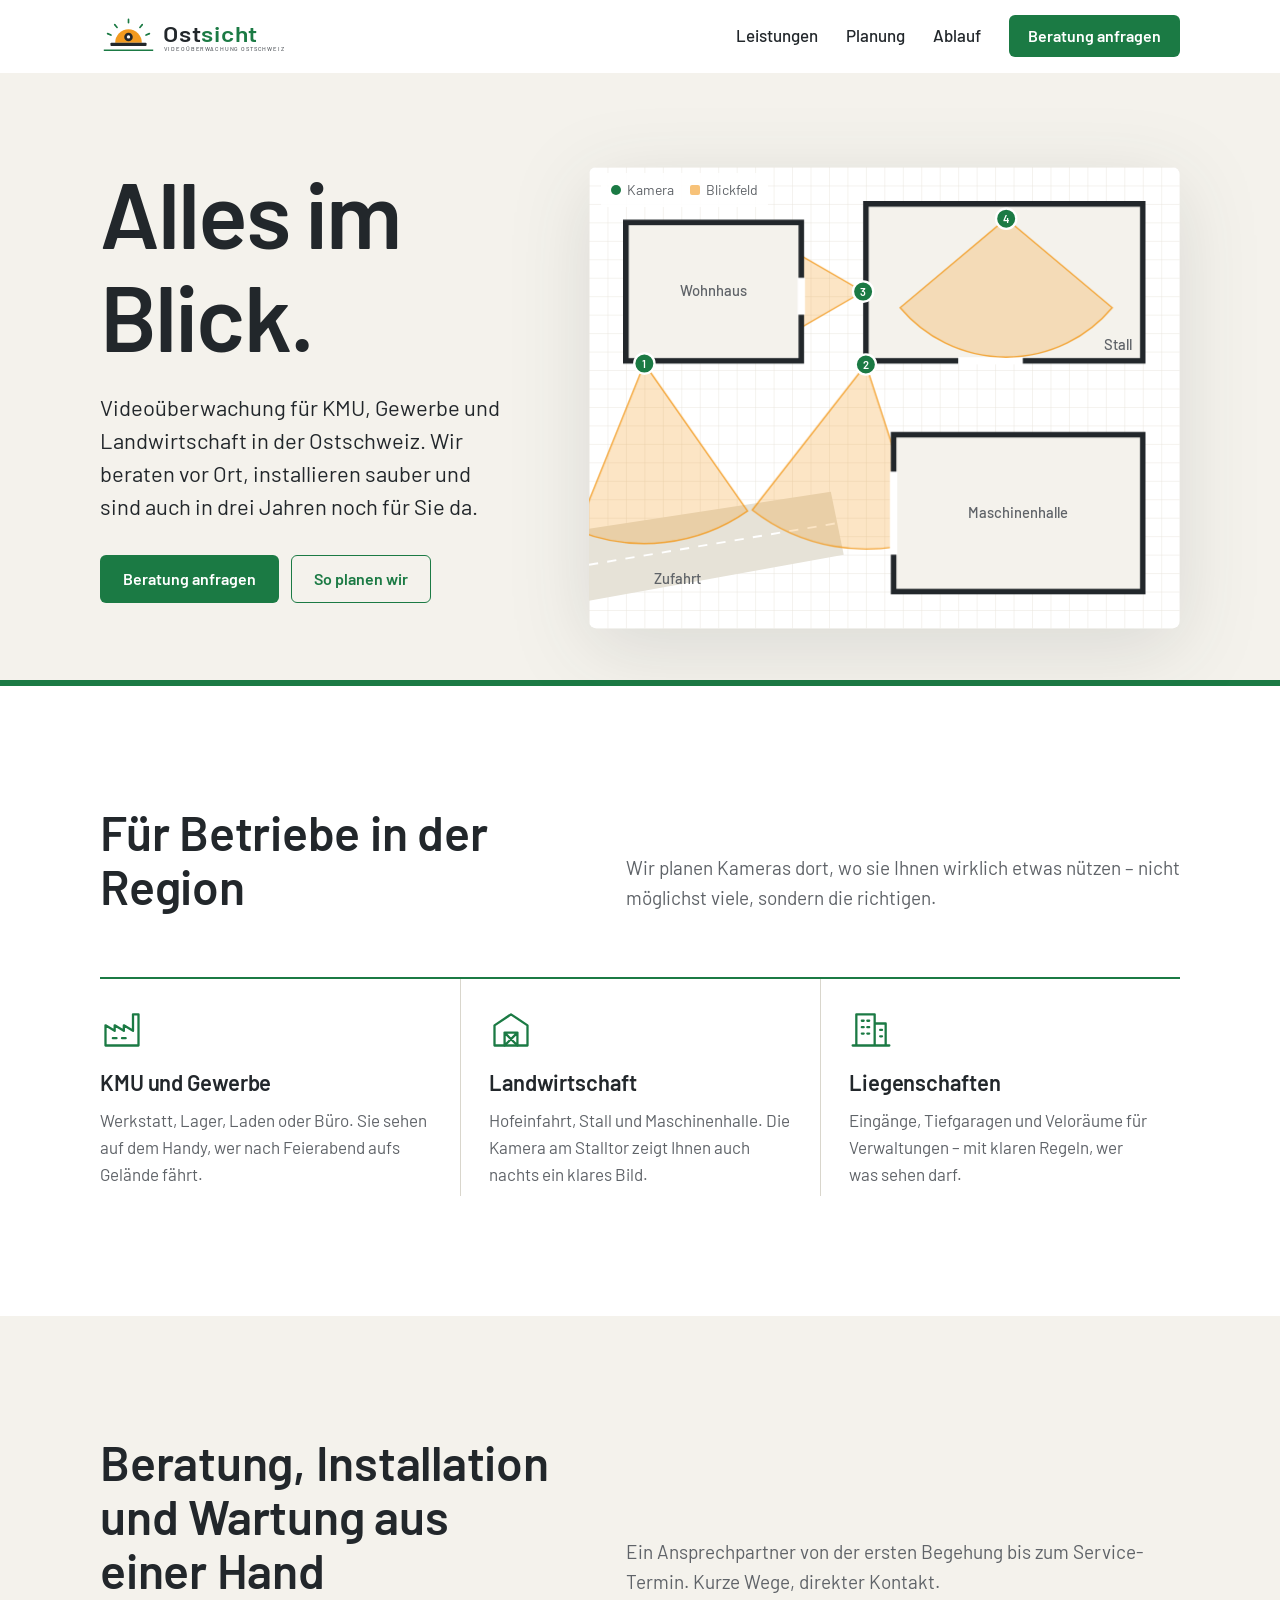
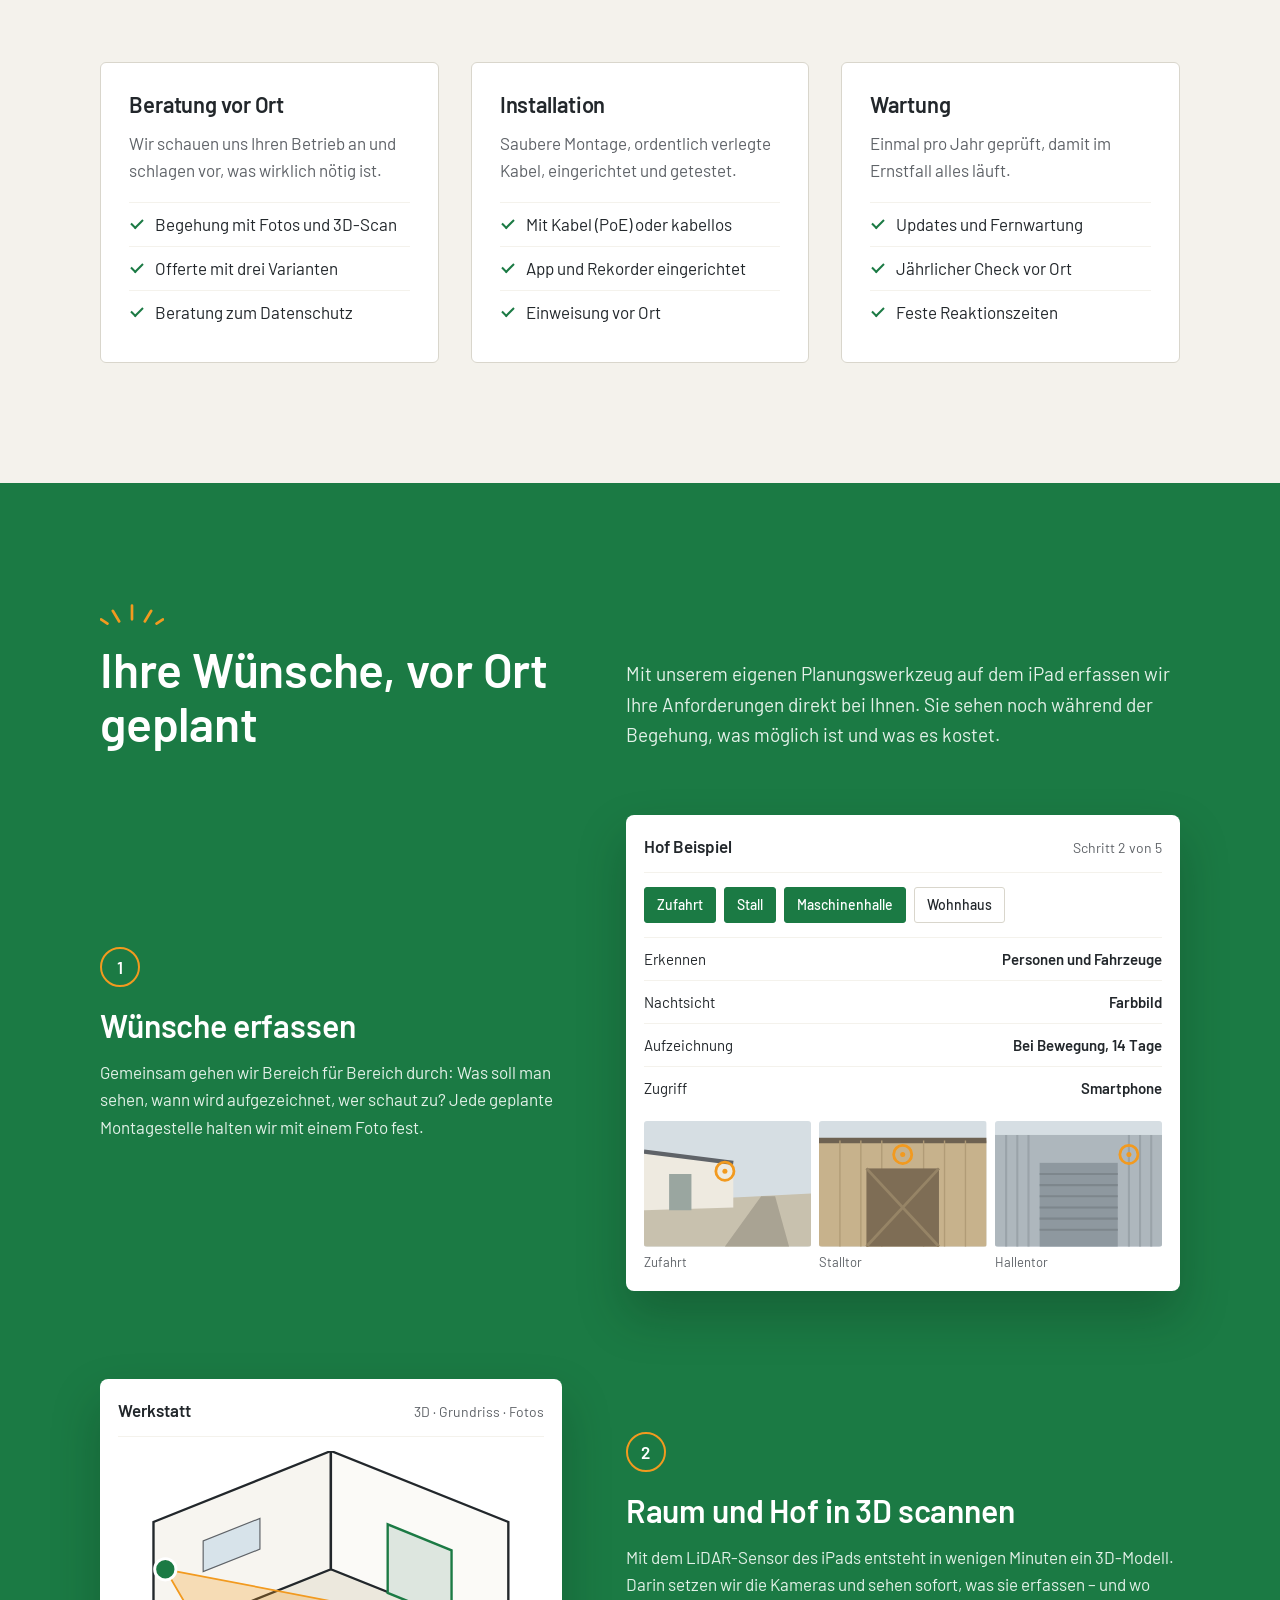
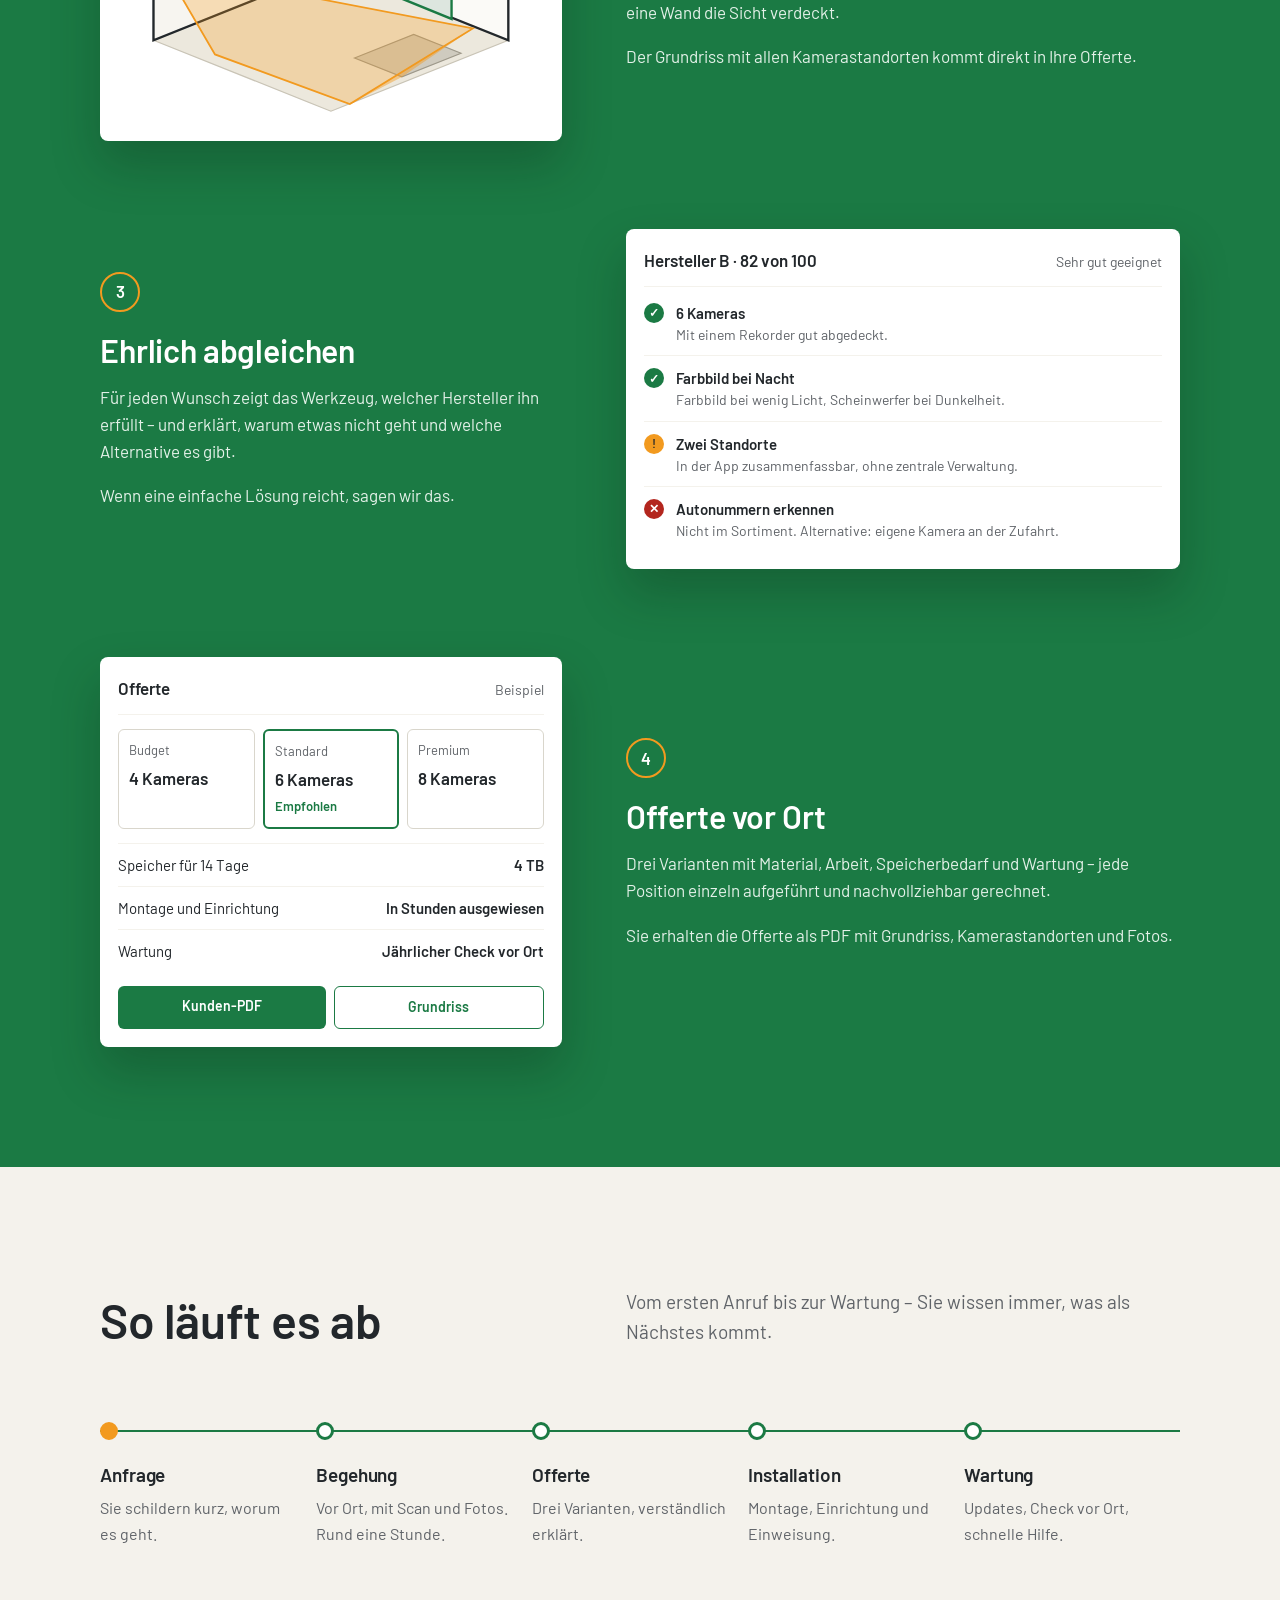
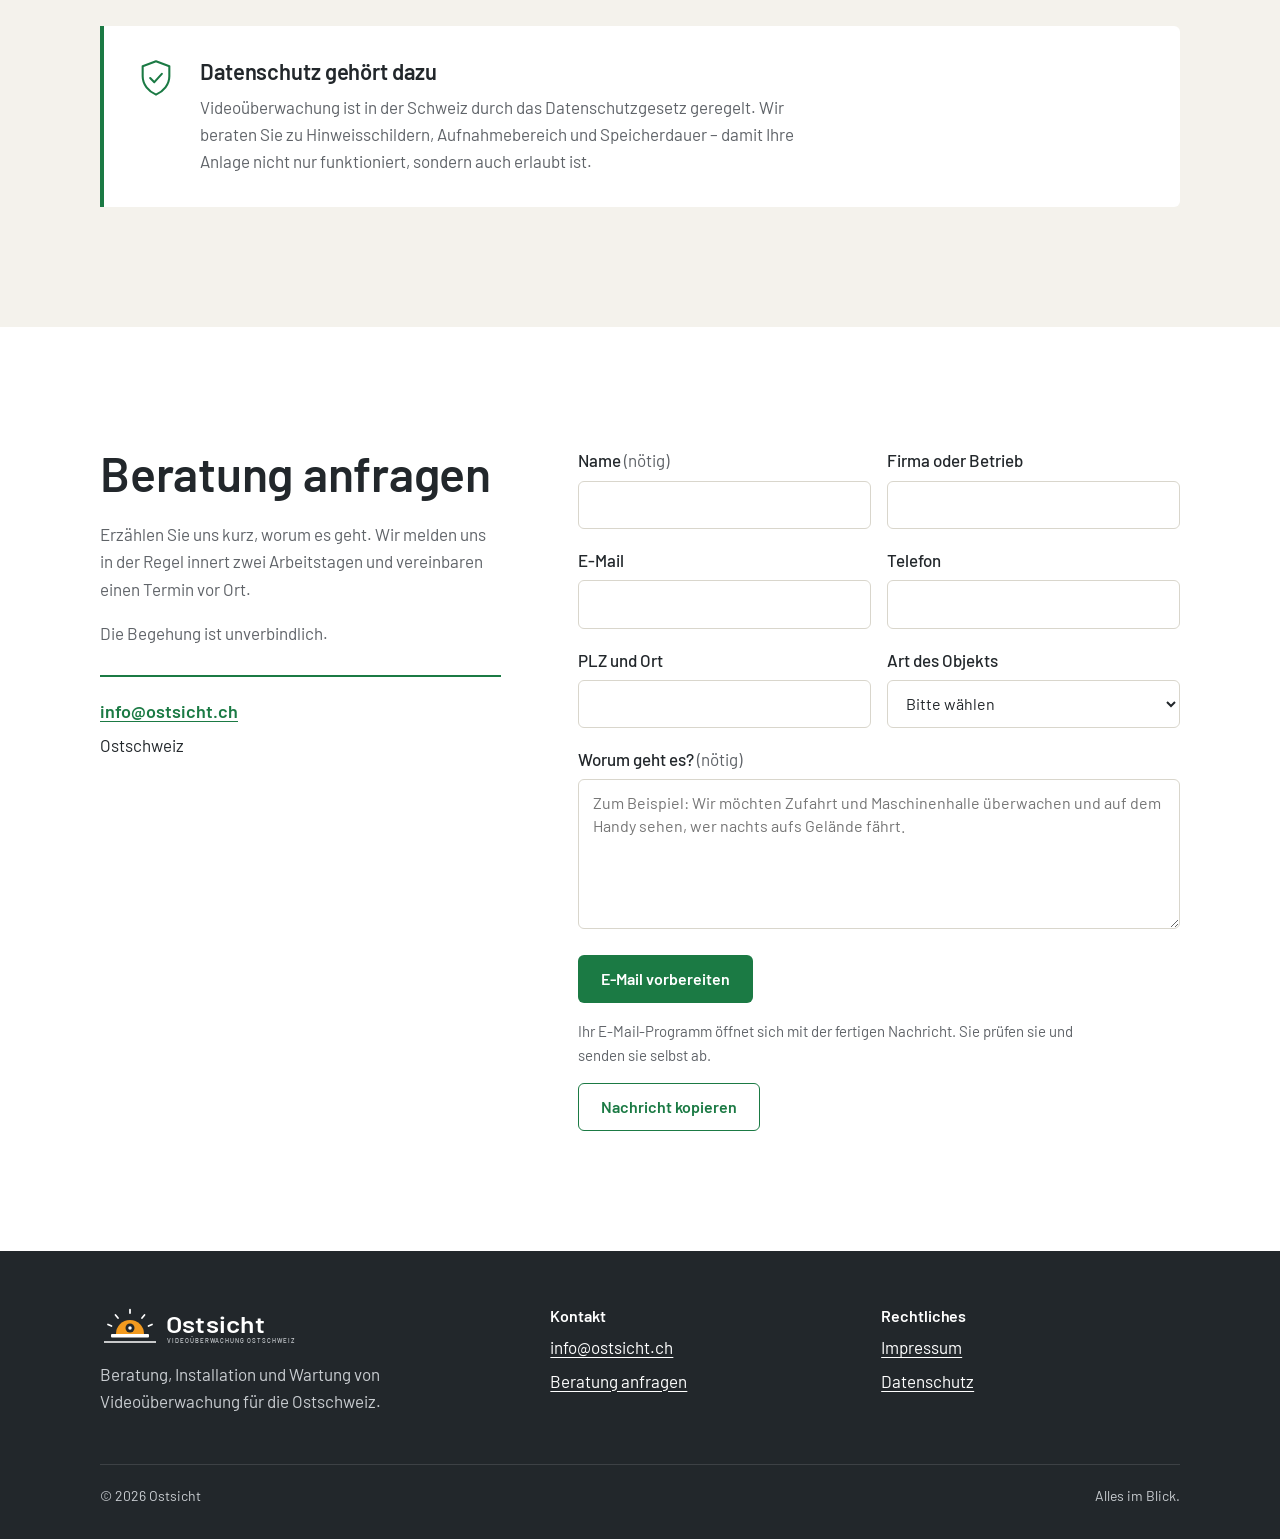
<file: website/index.html>
<!doctype html>
<html lang="de-CH">
<head>
  <meta charset="utf-8">
  <meta name="viewport" content="width=device-width, initial-scale=1">
  <title>Ostsicht – Videoüberwachung Ostschweiz</title>
  <meta name="description" content="Videoüberwachung für KMU, Gewerbe und Landwirtschaft in der Ostschweiz: Beratung vor Ort mit 3D-Planung, saubere Installation und Wartung aus einer Hand.">
  <meta name="theme-color" content="#1B7A44">
  <link rel="icon" href="assets/img/favicon.svg" type="image/svg+xml">
  <link rel="apple-touch-icon" href="assets/img/apple-touch-icon.png">
  <link rel="preload" href="assets/fonts/barlow-600.woff" as="font" type="font/woff" crossorigin>
  <link rel="preload" href="assets/fonts/barlow-400.woff" as="font" type="font/woff" crossorigin>
  <link rel="stylesheet" href="assets/css/style.css">
  <meta property="og:title" content="Ostsicht – Alles im Blick.">
  <meta property="og:description" content="Videoüberwachung für KMU, Gewerbe und Landwirtschaft in der Ostschweiz.">
  <meta property="og:type" content="website">
  <meta property="og:locale" content="de_CH">
</head>
<body>
  <a class="skip" href="#inhalt">Zum Inhalt springen</a>

  <header class="kopf" id="kopf">
    <div class="wrap kopf__inner">
      <a class="kopf__logo" href="#" aria-label="Ostsicht – zur Startseite">
        <svg viewBox="0 0 400 80" role="img" aria-hidden="true">
          <g transform="translate(0,4)">
            <path d="M60 8 L60 1 M36 18 L31 12 M84 18 L89 12 M23 34 L16 31 M97 34 L104 31" stroke="#1B7A44" stroke-width="3.5" stroke-linecap="round" fill="none"/>
            <path d="M32 50 A28 28 0 0 1 88 50 Z" fill="#F29A1F"/>
            <circle cx="60" cy="38" r="9" fill="#22272B"/><circle cx="60" cy="38" r="3.5" fill="#FFFFFF"/>
            <rect x="22" y="50" width="76" height="7" rx="2" fill="#22272B"/>
            <line x1="8" y1="66" x2="112" y2="66" stroke="#1B7A44" stroke-width="3"/>
          </g>
          <text x="132" y="52" font-family="Barlow, 'Helvetica Neue', Arial, sans-serif" font-size="46" font-weight="600" fill="#22272B" letter-spacing="0.5" textLength="200" lengthAdjust="spacingAndGlyphs">Ost<tspan fill="#1B7A44">sicht</tspan></text>
          <text x="134" y="72" font-family="Barlow, 'Helvetica Neue', Arial, sans-serif" font-size="12.5" font-weight="500" fill="#5F6368" letter-spacing="2" textLength="255" lengthAdjust="spacingAndGlyphs">VIDEOÜBERWACHUNG OSTSCHWEIZ</text>
        </svg>
      </a>
      <nav class="kopf__nav" aria-label="Hauptnavigation">
        <a href="#leistungen">Leistungen</a>
        <a href="#planung">Planung</a>
        <a href="#ablauf">Ablauf</a>
        <a class="btn btn--gruen" href="#kontakt">Beratung anfragen</a>
      </nav>
    </div>
  </header>

  <main id="inhalt">

    <!-- Einstieg: Grundriss eines Hofs mit geplanten Kameras -->
    <section class="einstieg" aria-labelledby="titel">
      <div class="wrap einstieg__grid">
        <div class="einstieg__text">
          <h1 id="titel">Alles im Blick.</h1>
          <p class="einstieg__lead">Videoüberwachung für KMU, Gewerbe und Landwirtschaft in der Ostschweiz. Wir beraten vor Ort, installieren sauber und sind auch in drei Jahren noch für Sie da.</p>
          <div class="einstieg__aktionen">
            <a class="btn btn--gruen" href="#kontakt">Beratung anfragen</a>
            <a class="btn btn--rahmen" href="#planung">So planen wir</a>
          </div>
        </div>

        <figure class="einstieg__plan">
          <svg viewBox="0 0 640 500" role="img" aria-labelledby="plan-titel plan-text">
            <title id="plan-titel">Beispiel-Grundriss eines Hofs</title>
            <desc id="plan-text">Wohnhaus, Stall und Maschinenhalle mit vier Kameras: Zufahrt, Hofplatz mit Hallentor, Hauseingang und Stall. Orange Flächen zeigen, was jede Kamera sieht.</desc>
            <defs>
              <pattern id="raster" width="20" height="20" patternUnits="userSpaceOnUse">
                <path d="M20 0 H0 V20" fill="none" stroke="#E7E4DA" stroke-width="1"/>
              </pattern>
            </defs>
            <rect x="0" y="0" width="640" height="500" rx="8" fill="#FFFFFF"/>
            <rect x="0" y="0" width="640" height="500" rx="8" fill="url(#raster)"/>
            <!-- Zufahrt -->
            <path d="M0 392 L262 352 L276 420 L0 470 Z" fill="#E6E2D7"/>
            <path d="M0 431 L268 386" stroke="#FFFFFF" stroke-width="2" stroke-dasharray="10 10"/>

            <!-- Blickfelder aussen (unter den Gebäuden, damit Wände die Sicht begrenzen) -->
            <g fill="#F29A1F" fill-opacity=".26" stroke="#F29A1F" stroke-opacity=".85" stroke-width="1.5">
              <path class="blickfeld" style="--o: 60px 213px; --i: 0" d="M60 213 L171.8 372.7 A195 195 0 0 1 -13.0 393.8 Z"/>
              <path class="blickfeld" style="--o: 300px 214px; --i: 1" d="M300 214 L361.8 404.2 A200 200 0 0 1 176.9 371.6 Z"/>
              <path class="blickfeld" style="--o: 297px 135px; --i: 2" d="M297 135 L229.5 174.0 A78 78 0 0 1 229.5 96.0 Z"/>
            </g>

            <!-- Gebäude -->
            <g fill="#F4F2EC" stroke="#22272B" stroke-width="6" stroke-linejoin="miter">
              <rect x="40" y="60" width="190" height="150"/>
              <rect x="300" y="40" width="300" height="170"/>
              <rect x="330" y="290" width="270" height="170"/>
            </g>
            <!-- Tore -->
            <g stroke="#FFFFFF" stroke-width="8">
              <line x1="400" y1="210" x2="470" y2="210"/>
              <line x1="330" y1="330" x2="330" y2="420"/>
              <line x1="230" y1="120" x2="230" y2="160"/>
            </g>

            <!-- Blickfeld im Stall: endet an der Wand -->
            <g fill="#F29A1F" fill-opacity=".26" stroke="#F29A1F" stroke-opacity=".85" stroke-width="1.5">
              <path class="blickfeld" style="--o: 452px 56px; --i: 3" d="M452 56 L566.9 152.4 A150 150 0 0 1 337.1 152.4 Z"/>
            </g>

            <!-- Beschriftung -->
            <g font-family="Barlow, Arial, sans-serif" font-size="16" font-weight="500" fill="#5F6368">
              <text x="135" y="140" text-anchor="middle">Wohnhaus</text>
              <text x="588" y="198" text-anchor="end">Stall</text>
              <text x="465" y="380" text-anchor="middle">Maschinenhalle</text>
              <text x="70" y="452">Zufahrt</text>
            </g>

            <!-- Kameras -->
            <g font-family="Barlow, Arial, sans-serif" font-size="12" font-weight="600" fill="#FFFFFF" text-anchor="middle">
              <circle cx="60" cy="213" r="11" fill="#1B7A44" stroke="#FFFFFF" stroke-width="2.5"/><text x="60" y="217.5">1</text>
              <circle cx="300" cy="214" r="11" fill="#1B7A44" stroke="#FFFFFF" stroke-width="2.5"/><text x="300" y="218.5">2</text>
              <circle cx="297" cy="135" r="11" fill="#1B7A44" stroke="#FFFFFF" stroke-width="2.5"/><text x="297" y="139.5">3</text>
              <circle cx="452" cy="56" r="11" fill="#1B7A44" stroke="#FFFFFF" stroke-width="2.5"/><text x="452" y="60.5">4</text>
            </g>
          </svg>
          <figcaption class="einstieg__legende">
            <span><i class="punkt punkt--kamera" aria-hidden="true"></i>Kamera</span>
            <span><i class="punkt punkt--blick" aria-hidden="true"></i>Blickfeld</span>
          </figcaption>
        </figure>
      </div>
      <div class="horizont" aria-hidden="true"></div>
    </section>

    <!-- Für wen -->
    <section class="abschnitt" aria-labelledby="zielgruppen-titel">
      <div class="wrap">
        <div class="abschnitt__kopf">
          <h2 id="zielgruppen-titel">Für Betriebe in der Region</h2>
          <p>Wir planen Kameras dort, wo sie Ihnen wirklich etwas nützen – nicht möglichst viele, sondern die richtigen.</p>
        </div>
        <div class="zielgruppen">
          <article class="zielgruppe">
            <svg viewBox="0 0 48 48" fill="none" stroke="currentColor" stroke-width="2.5" stroke-linecap="round" stroke-linejoin="round" aria-hidden="true">
              <path d="M6 42V20l10 6v-6l10 6v-6l10 6V8h6v34z"/><path d="M14 34h4M24 34h4"/>
            </svg>
            <h3>KMU und Gewerbe</h3>
            <p>Werkstatt, Lager, Laden oder Büro. Sie sehen auf dem Handy, wer nach Feierabend aufs Gelände fährt.</p>
          </article>
          <article class="zielgruppe">
            <svg viewBox="0 0 48 48" fill="none" stroke="currentColor" stroke-width="2.5" stroke-linecap="round" stroke-linejoin="round" aria-hidden="true">
              <path d="M6 42V20L24 8l18 12v22z"/><path d="M17 42V28h14v14M17 28l14 14M31 28L17 42"/>
            </svg>
            <h3>Landwirtschaft</h3>
            <p>Hofeinfahrt, Stall und Maschinenhalle. Die Kamera am Stalltor zeigt Ihnen auch nachts ein klares Bild.</p>
          </article>
          <article class="zielgruppe">
            <svg viewBox="0 0 48 48" fill="none" stroke="currentColor" stroke-width="2.5" stroke-linecap="round" stroke-linejoin="round" aria-hidden="true">
              <path d="M8 42V8h20v34M28 18h12v24M4 42h40"/><path d="M14 15h2M20 15h2M14 22h2M20 22h2M14 29h2M20 29h2M34 25h2M34 32h2"/>
            </svg>
            <h3>Liegenschaften</h3>
            <p>Eingänge, Tiefgaragen und Veloräume für Verwaltungen – mit klaren Regeln, wer was sehen darf.</p>
          </article>
        </div>
      </div>
    </section>

    <!-- Leistungen -->
    <section class="abschnitt abschnitt--kalk" id="leistungen" aria-labelledby="leistungen-titel">
      <div class="wrap">
        <div class="abschnitt__kopf">
          <h2 id="leistungen-titel">Beratung, Installation und Wartung aus einer Hand</h2>
          <p>Ein Ansprechpartner von der ersten Begehung bis zum Service-Termin. Kurze Wege, direkter Kontakt.</p>
        </div>
        <div class="leistungen">
          <article class="leistung">
            <h3>Beratung vor Ort</h3>
            <p>Wir schauen uns Ihren Betrieb an und schlagen vor, was wirklich nötig ist.</p>
            <ul>
              <li>Begehung mit Fotos und 3D-Scan</li>
              <li>Offerte mit drei Varianten</li>
              <li>Beratung zum Datenschutz</li>
            </ul>
          </article>
          <article class="leistung">
            <h3>Installation</h3>
            <p>Saubere Montage, ordentlich verlegte Kabel, eingerichtet und getestet.</p>
            <ul>
              <li>Mit Kabel (PoE) oder kabellos</li>
              <li>App und Rekorder eingerichtet</li>
              <li>Einweisung vor Ort</li>
            </ul>
          </article>
          <article class="leistung">
            <h3>Wartung</h3>
            <p>Einmal pro Jahr geprüft, damit im Ernstfall alles läuft.</p>
            <ul>
              <li>Updates und Fernwartung</li>
              <li>Jährlicher Check vor Ort</li>
              <li>Feste Reaktionszeiten</li>
            </ul>
          </article>
        </div>
      </div>
    </section>

    <!-- Planung mit dem eigenen Werkzeug -->
    <section class="planung" id="planung" aria-labelledby="planung-titel">
      <div class="wrap">
        <div class="abschnitt__kopf">
          <div>
            <svg width="64" height="22" viewBox="0 0 120 40" aria-hidden="true" style="margin-bottom:18px">
              <path d="M60 30 L60 4 M36 34 L24 14 M84 34 L96 14 M14 38 L2 30 M106 38 L118 30" stroke="#F29A1F" stroke-width="5" stroke-linecap="round" fill="none"/>
            </svg>
            <h2 id="planung-titel">Ihre Wünsche, vor Ort geplant</h2>
          </div>
          <p>Mit unserem eigenen Planungswerkzeug auf dem iPad erfassen wir Ihre Anforderungen direkt bei Ihnen. Sie sehen noch während der Begehung, was möglich ist und was es kostet.</p>
        </div>

        <ol class="schritte">
          <li class="schritt">
            <div class="schritt__text">
              <span class="schritt__nr" aria-hidden="true">1</span>
              <h3>Wünsche erfassen</h3>
              <p>Gemeinsam gehen wir Bereich für Bereich durch: Was soll man sehen, wann wird aufgezeichnet, wer schaut zu? Jede geplante Montagestelle halten wir mit einem Foto fest.</p>
            </div>
            <div class="app" role="img" aria-label="Beispiel: Erfassung der Bereiche und Anforderungen für einen Hof, mit Fotos der geplanten Montagestellen">
              <div class="app__titel"><strong>Hof Beispiel</strong><span>Schritt 2 von 5</span></div>
              <div class="chips">
                <span class="chip chip--an">Zufahrt</span>
                <span class="chip chip--an">Stall</span>
                <span class="chip chip--an">Maschinenhalle</span>
                <span class="chip">Wohnhaus</span>
              </div>
              <div class="feld"><span>Erkennen</span><span>Personen und Fahrzeuge</span></div>
              <div class="feld"><span>Nachtsicht</span><span>Farbbild</span></div>
              <div class="feld"><span>Aufzeichnung</span><span>Bei Bewegung, 14 Tage</span></div>
              <div class="feld"><span>Zugriff</span><span>Smartphone</span></div>
              <div class="fotos" aria-hidden="true">
                <figure class="foto">
                  <svg viewBox="0 0 120 90"><rect width="120" height="90" fill="#D6DEE3"/><path d="M0 58 L120 52 V90 H0Z" fill="#C8C1AE"/><path d="M58 90 L84 54 L94 54 L104 90Z" fill="#A9A393"/><path d="M0 22 L64 30 V62 L0 64Z" fill="#EEEAE0"/><path d="M0 22 L64 30" stroke="#5F6368" stroke-width="3"/><rect x="18" y="38" width="16" height="26" fill="#9AA6A0"/><circle cx="58" cy="36" r="6.5" fill="none" stroke="#F29A1F" stroke-width="2"/><circle cx="58" cy="36" r="1.8" fill="#F29A1F"/></svg>
                  <figcaption>Zufahrt</figcaption>
                </figure>
                <figure class="foto">
                  <svg viewBox="0 0 120 90"><rect width="120" height="90" fill="#D6DEE3"/><rect y="14" width="120" height="76" fill="#C7B28C"/><path d="M0 14 H120" stroke="#6E6252" stroke-width="4"/><path d="M15 14V90M30 14V90M45 14V90M75 14V90M90 14V90M105 14V90" stroke="#B19C77" stroke-width="1"/><rect x="34" y="34" width="52" height="56" fill="#7E6D55"/><path d="M34 34 L86 90 M86 34 L34 90" stroke="#968466" stroke-width="2"/><circle cx="60" cy="24" r="6.5" fill="none" stroke="#F29A1F" stroke-width="2"/><circle cx="60" cy="24" r="1.8" fill="#F29A1F"/></svg>
                  <figcaption>Stalltor</figcaption>
                </figure>
                <figure class="foto">
                  <svg viewBox="0 0 120 90"><rect width="120" height="90" fill="#D6DEE3"/><rect y="10" width="120" height="80" fill="#AEB7BD"/><path d="M8 10V90M16 10V90M24 10V90M96 10V90M104 10V90M112 10V90" stroke="#9AA3A9" stroke-width="1.5"/><rect x="32" y="30" width="56" height="60" fill="#8E989F"/><path d="M32 38H88M32 46H88M32 54H88M32 62H88M32 70H88M32 78H88" stroke="#7D868C" stroke-width="1.5"/><circle cx="96" cy="24" r="6.5" fill="none" stroke="#F29A1F" stroke-width="2"/><circle cx="96" cy="24" r="1.8" fill="#F29A1F"/></svg>
                  <figcaption>Hallentor</figcaption>
                </figure>
              </div>
            </div>
          </li>

          <li class="schritt">
            <div class="schritt__text">
              <span class="schritt__nr" aria-hidden="true">2</span>
              <h3>Raum und Hof in 3D scannen</h3>
              <p>Mit dem LiDAR-Sensor des iPads entsteht in wenigen Minuten ein 3D-Modell. Darin setzen wir die Kameras und sehen sofort, was sie erfassen – und wo eine Wand die Sicht verdeckt.</p>
              <p>Der Grundriss mit allen Kamerastandorten kommt direkt in Ihre Offerte.</p>
            </div>
            <div class="app app--modell" role="img" aria-label="Beispiel: 3D-Modell eines Raums mit platzierter Kamera und ihrem Blickfeld">
              <div class="app__titel"><strong>Werkstatt</strong><span>3D · Grundriss · Fotos</span></div>
              <svg viewBox="0 0 360 230" aria-hidden="true">
                <!-- Boden -->
                <path d="M30 160 L180 220 L330 160 L180 100 Z" fill="#ECE8DD" stroke="#C9C4B6"/>
                <!-- Wände -->
                <path d="M30 160 L30 60 L180 0 L180 100 Z" fill="#F7F5F0" stroke="#22272B" stroke-width="2"/>
                <path d="M180 100 L180 0 L330 60 L330 160 Z" fill="#FBFAF7" stroke="#22272B" stroke-width="2"/>
                <!-- Tor und Fenster -->
                <path d="M228 120 L228 62 L282 84 L282 142 Z" fill="#DDE6DF" stroke="#1B7A44" stroke-width="2"/>
                <path d="M72 102 L72 76 L120 57 L120 83 Z" fill="#D7E3EA" stroke="#5F6368"/>
                <!-- Werkbank -->
                <path d="M200 175 L250 155 L290 171 L240 191 Z" fill="#CFCBBF" stroke="#9E998B"/>
                <!-- Blickfeld: endet an Boden und Wand -->
                <path d="M40 100 L300 150 L196 214 L82 172 Z" fill="#F29A1F" fill-opacity=".28" stroke="#F29A1F" stroke-width="1.5"/>
                <path d="M196 214 L300 150 L240 191 Z" fill="#F29A1F" fill-opacity=".45"/>
                <!-- Kamera -->
                <circle cx="40" cy="100" r="9" fill="#1B7A44" stroke="#FFFFFF" stroke-width="2.5"/>
              </svg>
            </div>
          </li>

          <li class="schritt">
            <div class="schritt__text">
              <span class="schritt__nr" aria-hidden="true">3</span>
              <h3>Ehrlich abgleichen</h3>
              <p>Für jeden Wunsch zeigt das Werkzeug, welcher Hersteller ihn erfüllt – und erklärt, warum etwas nicht geht und welche Alternative es gibt.</p>
              <p>Wenn eine einfache Lösung reicht, sagen wir das.</p>
            </div>
            <div class="app" role="img" aria-label="Beispiel: Abgleich der Anforderungen mit einem Hersteller">
              <div class="app__titel"><strong>Hersteller B · 82 von 100</strong><span>Sehr gut geeignet</span></div>
              <ul class="pruefung">
                <li><span class="status status--ok" aria-hidden="true">✓</span><div><b>6 Kameras</b><small>Mit einem Rekorder gut abgedeckt.</small></div></li>
                <li><span class="status status--ok" aria-hidden="true">✓</span><div><b>Farbbild bei Nacht</b><small>Farbbild bei wenig Licht, Scheinwerfer bei Dunkelheit.</small></div></li>
                <li><span class="status status--teil" aria-hidden="true">!</span><div><b>Zwei Standorte</b><small>In der App zusammenfassbar, ohne zentrale Verwaltung.</small></div></li>
                <li><span class="status status--nein" aria-hidden="true">✕</span><div><b>Autonummern erkennen</b><small>Nicht im Sortiment. Alternative: eigene Kamera an der Zufahrt.</small></div></li>
              </ul>
            </div>
          </li>

          <li class="schritt">
            <div class="schritt__text">
              <span class="schritt__nr" aria-hidden="true">4</span>
              <h3>Offerte vor Ort</h3>
              <p>Drei Varianten mit Material, Arbeit, Speicherbedarf und Wartung – jede Position einzeln aufgeführt und nachvollziehbar gerechnet.</p>
              <p>Sie erhalten die Offerte als PDF mit Grundriss, Kamerastandorten und Fotos.</p>
            </div>
            <div class="app" role="img" aria-label="Beispiel: Offerte mit drei Varianten und den einzeln aufgeführten Positionen">
              <div class="app__titel"><strong>Offerte</strong><span>Beispiel</span></div>
              <div class="varianten">
                <div class="variante"><small>Budget</small><strong>4 Kameras</strong></div>
                <div class="variante variante--empfohlen"><small>Standard</small><strong>6 Kameras</strong><em>Empfohlen</em></div>
                <div class="variante"><small>Premium</small><strong>8 Kameras</strong></div>
              </div>
              <div class="feld"><span>Speicher für 14 Tage</span><span class="zahlen">4 TB</span></div>
              <div class="feld"><span>Montage und Einrichtung</span><span>In Stunden ausgewiesen</span></div>
              <div class="feld"><span>Wartung</span><span>Jährlicher Check vor Ort</span></div>
              <div class="app__fuss" aria-hidden="true"><span>Kunden-PDF</span><span>Grundriss</span></div>
            </div>
          </li>
        </ol>
      </div>
    </section>

    <!-- Ablauf -->
    <section class="abschnitt abschnitt--kalk" id="ablauf" aria-labelledby="ablauf-titel">
      <div class="wrap">
        <div class="abschnitt__kopf">
          <h2 id="ablauf-titel">So läuft es ab</h2>
          <p>Vom ersten Anruf bis zur Wartung – Sie wissen immer, was als Nächstes kommt.</p>
        </div>
        <ol class="ablauf">
          <li><h3>Anfrage</h3><p>Sie schildern kurz, worum es geht.</p></li>
          <li><h3>Begehung</h3><p>Vor Ort, mit Scan und Fotos. Rund eine Stunde.</p></li>
          <li><h3>Offerte</h3><p>Drei Varianten, verständlich erklärt.</p></li>
          <li><h3>Installation</h3><p>Montage, Einrichtung und Einweisung.</p></li>
          <li><h3>Wartung</h3><p>Updates, Check vor Ort, schnelle Hilfe.</p></li>
        </ol>

        <div class="hinweis" style="margin-top: clamp(48px, 7vw, 80px)">
          <svg viewBox="0 0 48 48" fill="none" stroke="currentColor" stroke-width="2.5" stroke-linecap="round" stroke-linejoin="round" aria-hidden="true">
            <path d="M24 4l16 6v12c0 10-7 18-16 22C15 40 8 32 8 22V10z"/><path d="M17 24l5 5 9-10"/>
          </svg>
          <div>
            <h3>Datenschutz gehört dazu</h3>
            <p>Videoüberwachung ist in der Schweiz durch das Datenschutzgesetz geregelt. Wir beraten Sie zu Hinweisschildern, Aufnahmebereich und Speicherdauer – damit Ihre Anlage nicht nur funktioniert, sondern auch erlaubt ist.</p>
          </div>
        </div>
      </div>
    </section>

    <!-- Kontakt -->
    <section class="abschnitt" id="kontakt" aria-labelledby="kontakt-titel">
      <div class="wrap kontakt">
        <div class="kontakt__text">
          <h2 id="kontakt-titel">Beratung anfragen</h2>
          <p>Erzählen Sie uns kurz, worum es geht. Wir melden uns in der Regel innert zwei Arbeitstagen und vereinbaren einen Termin vor Ort.</p>
          <p>Die Begehung ist unverbindlich.</p>
          <div class="kontakt__daten">
            <a href="mailto:info@ostsicht.ch">info@ostsicht.ch</a>
            <span>Ostschweiz</span>
          </div>
        </div>

        <!-- Ohne Server: Das Formular bereitet die E-Mail im E-Mail-Programm der Besucherin vor. -->
        <form class="formular" id="formular" action="mailto:info@ostsicht.ch" method="post" enctype="text/plain" novalidate>
          <div>
            <label for="name">Name <span class="pflicht">(nötig)</span></label>
            <input id="name" name="name" type="text" autocomplete="name" required maxlength="120">
            <p class="feldfehler" id="name-fehler" hidden></p>
          </div>
          <div>
            <label for="firma">Firma oder Betrieb</label>
            <input id="firma" name="firma" type="text" autocomplete="organization" maxlength="120">
          </div>
          <div>
            <label for="email">E-Mail</label>
            <input id="email" name="email" type="email" autocomplete="email" maxlength="160">
          </div>
          <div>
            <label for="telefon">Telefon</label>
            <input id="telefon" name="telefon" type="tel" autocomplete="tel" maxlength="40">
          </div>
          <div>
            <label for="ort">PLZ und Ort</label>
            <input id="ort" name="ort" type="text" autocomplete="address-level2" maxlength="80">
          </div>
          <div>
            <label for="objekt">Art des Objekts</label>
            <select id="objekt" name="objekt">
              <option value="">Bitte wählen</option>
              <option>Gewerbe oder KMU</option>
              <option>Landwirtschaft</option>
              <option>Liegenschaft</option>
              <option>Privat</option>
              <option>Anderes</option>
            </select>
          </div>
          <div class="ganz">
            <label for="nachricht">Worum geht es? <span class="pflicht">(nötig)</span></label>
            <textarea id="nachricht" name="nachricht" required maxlength="4000" placeholder="Zum Beispiel: Wir möchten Zufahrt und Maschinenhalle überwachen und auf dem Handy sehen, wer nachts aufs Gelände fährt."></textarea>
            <p class="feldfehler" id="nachricht-fehler" hidden></p>
          </div>

          <div class="ganz formular__aktion">
            <button class="btn btn--gruen" type="submit">E-Mail vorbereiten</button>
            <p class="formular__hinweis">Ihr E-Mail-Programm öffnet sich mit der fertigen Nachricht. Sie prüfen sie und senden sie selbst ab.</p>
            <p class="formular__status" id="formular-status" role="status" aria-live="polite"></p>
            <button class="btn btn--rahmen formular__kopieren" type="button" id="kopieren" hidden>Nachricht kopieren</button>
          </div>
        </form>
      </div>
    </section>
  </main>

  <footer class="fuss">
    <div class="wrap">
      <div class="fuss__grid">
        <div>
          <svg class="fuss__logo" viewBox="0 0 400 80" role="img" aria-label="Ostsicht – Videoüberwachung Ostschweiz">
            <g transform="translate(0,4)">
              <path d="M60 8 L60 1 M36 18 L31 12 M84 18 L89 12 M23 34 L16 31 M97 34 L104 31" stroke="#FFFFFF" stroke-width="3.5" stroke-linecap="round" fill="none"/>
              <path d="M32 50 A28 28 0 0 1 88 50 Z" fill="#F29A1F"/>
              <circle cx="60" cy="38" r="9" fill="#22272B"/><circle cx="60" cy="38" r="3.5" fill="#FFFFFF"/>
              <rect x="22" y="50" width="76" height="7" rx="2" fill="#FFFFFF"/>
              <line x1="8" y1="66" x2="112" y2="66" stroke="#FFFFFF" stroke-width="3"/>
            </g>
            <text x="132" y="52" font-family="Barlow, 'Helvetica Neue', Arial, sans-serif" font-size="46" font-weight="600" fill="#FFFFFF" letter-spacing="0.5" textLength="200" lengthAdjust="spacingAndGlyphs">Ostsicht</text>
            <text x="134" y="72" font-family="Barlow, 'Helvetica Neue', Arial, sans-serif" font-size="12.5" font-weight="500" fill="#C9CDD1" letter-spacing="2" textLength="255" lengthAdjust="spacingAndGlyphs">VIDEOÜBERWACHUNG OSTSCHWEIZ</text>
          </svg>
          <p>Beratung, Installation und Wartung von Videoüberwachung für die Ostschweiz.</p>
        </div>
        <div>
          <h2>Kontakt</h2>
          <ul>
            <li><a href="mailto:info@ostsicht.ch">info@ostsicht.ch</a></li>
            <li><a href="#kontakt">Beratung anfragen</a></li>
          </ul>
        </div>
        <div>
          <h2>Rechtliches</h2>
          <ul>
            <li><a href="impressum.html">Impressum</a></li>
            <li><a href="datenschutz.html">Datenschutz</a></li>
          </ul>
        </div>
      </div>
      <div class="fuss__unten">
        <span>© <span id="jahr">2026</span> Ostsicht</span>
        <span>Alles im Blick.</span>
      </div>
    </div>
  </footer>

  <script src="assets/js/main.js" defer></script>
</body>
</html>
</file>
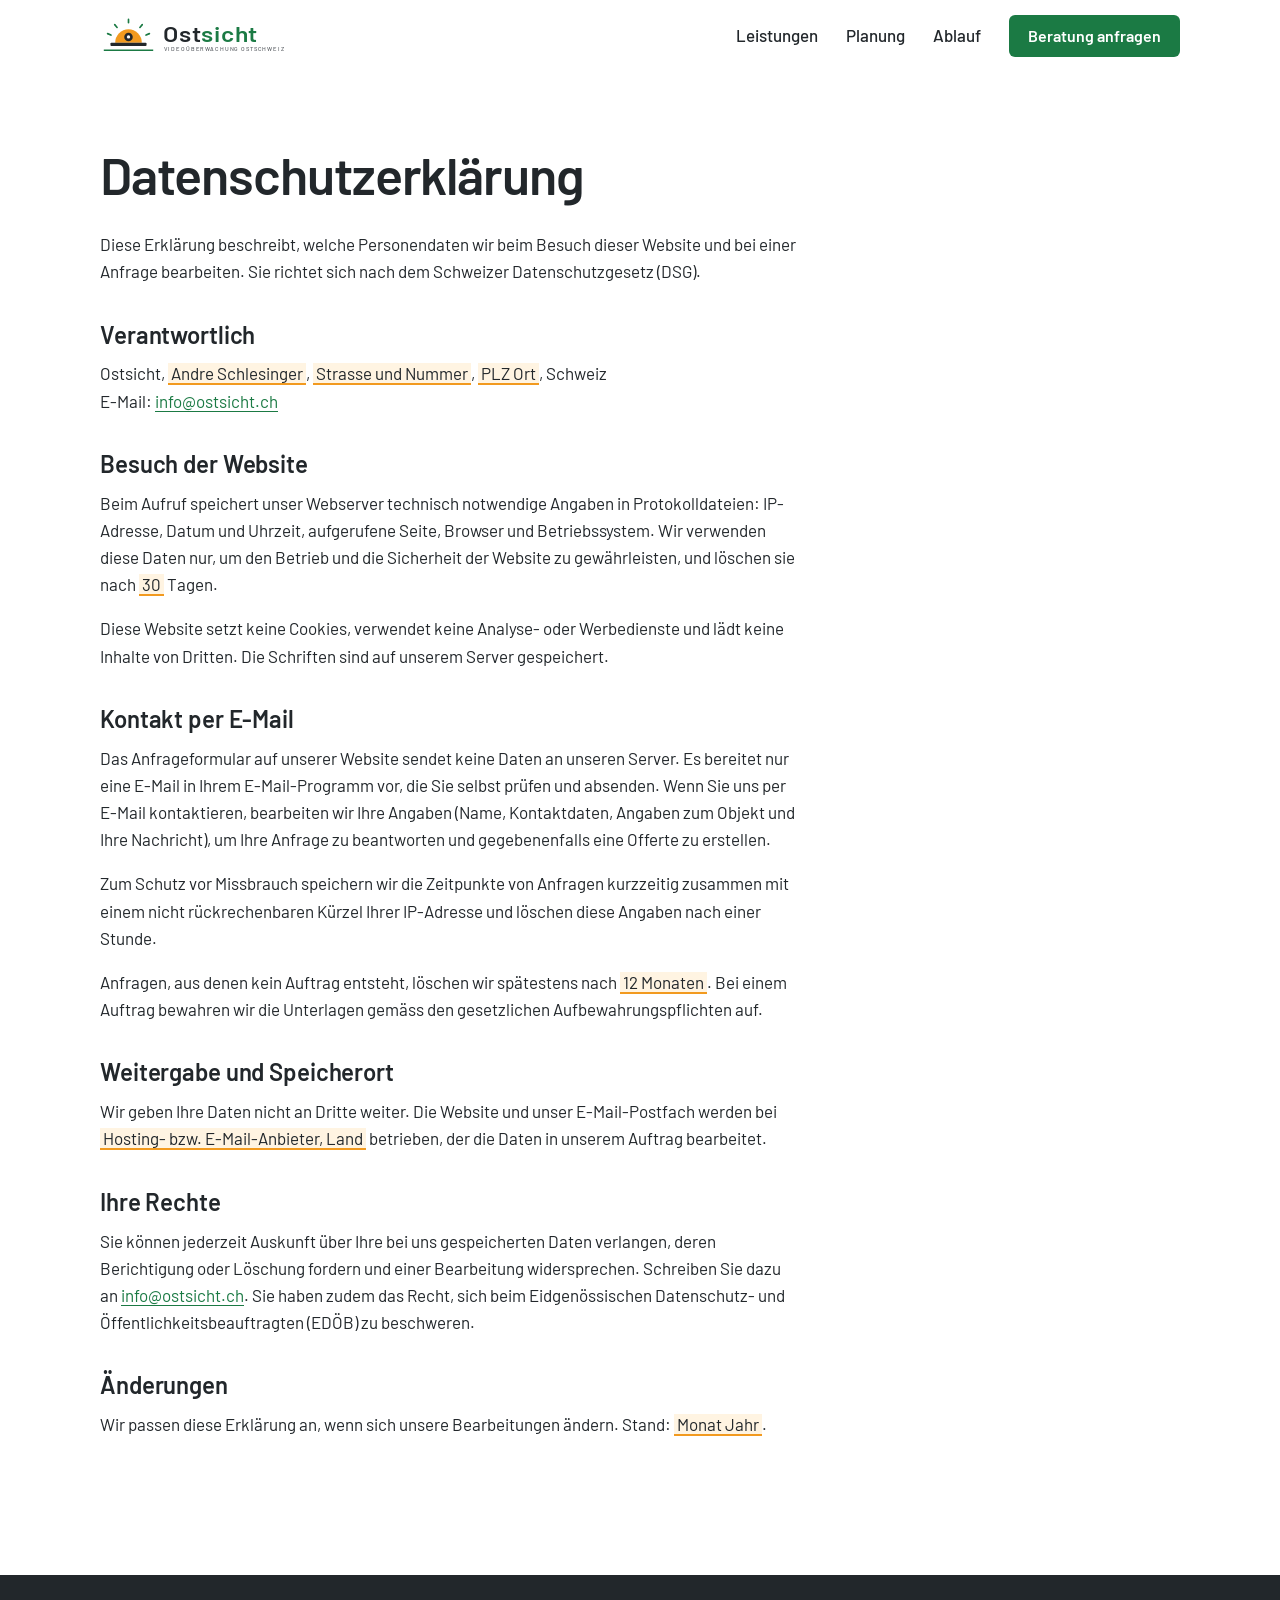
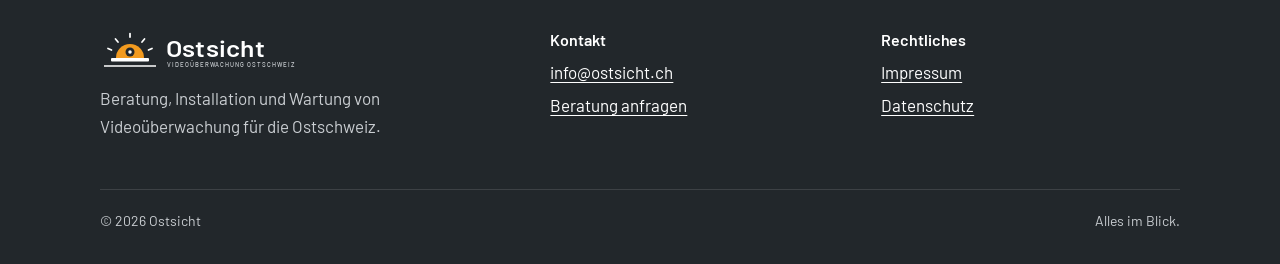
<file: website/datenschutz.html>
<!doctype html>
<html lang="de-CH">
<head>
  <meta charset="utf-8">
  <meta name="viewport" content="width=device-width, initial-scale=1">
  <title>Datenschutz – Ostsicht</title>
  <meta name="robots" content="noindex">
  <meta name="theme-color" content="#1B7A44">
  <link rel="icon" href="assets/img/favicon.svg" type="image/svg+xml">
  <link rel="apple-touch-icon" href="assets/img/apple-touch-icon.png">
  <link rel="preload" href="assets/fonts/barlow-600.woff" as="font" type="font/woff" crossorigin>
  <link rel="preload" href="assets/fonts/barlow-400.woff" as="font" type="font/woff" crossorigin>
  <link rel="stylesheet" href="assets/css/style.css">
</head>
<body>
    <a class="skip" href="#inhalt">Zum Inhalt springen</a>

  <header class="kopf" id="kopf">
    <div class="wrap kopf__inner">
      <a class="kopf__logo" href="./" aria-label="Ostsicht – zur Startseite">
        <svg viewBox="0 0 400 80" role="img" aria-hidden="true">
          <g transform="translate(0,4)">
            <path d="M60 8 L60 1 M36 18 L31 12 M84 18 L89 12 M23 34 L16 31 M97 34 L104 31" stroke="#1B7A44" stroke-width="3.5" stroke-linecap="round" fill="none"/>
            <path d="M32 50 A28 28 0 0 1 88 50 Z" fill="#F29A1F"/>
            <circle cx="60" cy="38" r="9" fill="#22272B"/><circle cx="60" cy="38" r="3.5" fill="#FFFFFF"/>
            <rect x="22" y="50" width="76" height="7" rx="2" fill="#22272B"/>
            <line x1="8" y1="66" x2="112" y2="66" stroke="#1B7A44" stroke-width="3"/>
          </g>
          <text x="132" y="52" font-family="Barlow, 'Helvetica Neue', Arial, sans-serif" font-size="46" font-weight="600" fill="#22272B" letter-spacing="0.5" textLength="200" lengthAdjust="spacingAndGlyphs">Ost<tspan fill="#1B7A44">sicht</tspan></text>
          <text x="134" y="72" font-family="Barlow, 'Helvetica Neue', Arial, sans-serif" font-size="12.5" font-weight="500" fill="#5F6368" letter-spacing="2" textLength="255" lengthAdjust="spacingAndGlyphs">VIDEOÜBERWACHUNG OSTSCHWEIZ</text>
        </svg>
      </a>
      <nav class="kopf__nav" aria-label="Hauptnavigation">
        <a href="./#leistungen">Leistungen</a>
        <a href="./#planung">Planung</a>
        <a href="./#ablauf">Ablauf</a>
        <a class="btn btn--gruen" href="./#kontakt">Beratung anfragen</a>
      </nav>
    </div>
  </header>

  <main id="inhalt">
    <section class="recht">
      <div class="wrap">
        <h1>Datenschutzerklärung</h1>
        <p>Diese Erklärung beschreibt, welche Personendaten wir beim Besuch dieser Website und bei einer Anfrage bearbeiten. Sie richtet sich nach dem Schweizer Datenschutzgesetz (DSG).</p>

        <h2>Verantwortlich</h2>
        <p>Ostsicht, <span class="platzhalter">Andre Schlesinger</span>, <span class="platzhalter">Strasse und Nummer</span>, <span class="platzhalter">PLZ Ort</span>, Schweiz<br>
           E-Mail: <a href="mailto:info@ostsicht.ch">info@ostsicht.ch</a></p>

        <h2>Besuch der Website</h2>
        <p>Beim Aufruf speichert unser Webserver technisch notwendige Angaben in Protokolldateien: IP-Adresse, Datum und Uhrzeit, aufgerufene Seite, Browser und Betriebssystem. Wir verwenden diese Daten nur, um den Betrieb und die Sicherheit der Website zu gewährleisten, und löschen sie nach <span class="platzhalter">30</span> Tagen.</p>
        <p>Diese Website setzt keine Cookies, verwendet keine Analyse- oder Werbedienste und lädt keine Inhalte von Dritten. Die Schriften sind auf unserem Server gespeichert.</p>

        <h2>Kontakt per E-Mail</h2>
        <p>Das Anfrageformular auf unserer Website sendet keine Daten an unseren Server. Es bereitet nur eine E-Mail in Ihrem E-Mail-Programm vor, die Sie selbst prüfen und absenden. Wenn Sie uns per E-Mail kontaktieren, bearbeiten wir Ihre Angaben (Name, Kontaktdaten, Angaben zum Objekt und Ihre Nachricht), um Ihre Anfrage zu beantworten und gegebenenfalls eine Offerte zu erstellen.</p>
        <p>Zum Schutz vor Missbrauch speichern wir die Zeitpunkte von Anfragen kurzzeitig zusammen mit einem nicht rückrechenbaren Kürzel Ihrer IP-Adresse und löschen diese Angaben nach einer Stunde.</p>
        <p>Anfragen, aus denen kein Auftrag entsteht, löschen wir spätestens nach <span class="platzhalter">12 Monaten</span>. Bei einem Auftrag bewahren wir die Unterlagen gemäss den gesetzlichen Aufbewahrungspflichten auf.</p>

        <h2>Weitergabe und Speicherort</h2>
        <p>Wir geben Ihre Daten nicht an Dritte weiter. Die Website und unser E-Mail-Postfach werden bei <span class="platzhalter">Hosting- bzw. E-Mail-Anbieter, Land</span> betrieben, der die Daten in unserem Auftrag bearbeitet.</p>

        <h2>Ihre Rechte</h2>
        <p>Sie können jederzeit Auskunft über Ihre bei uns gespeicherten Daten verlangen, deren Berichtigung oder Löschung fordern und einer Bearbeitung widersprechen. Schreiben Sie dazu an <a href="mailto:info@ostsicht.ch">info@ostsicht.ch</a>. Sie haben zudem das Recht, sich beim Eidgenössischen Datenschutz- und Öffentlichkeitsbeauftragten (EDÖB) zu beschweren.</p>

        <h2>Änderungen</h2>
        <p>Wir passen diese Erklärung an, wenn sich unsere Bearbeitungen ändern. Stand: <span class="platzhalter">Monat Jahr</span>.</p>
      </div>
    </section>
  </main>

  <footer class="fuss">
    <div class="wrap">
      <div class="fuss__grid">
        <div>
          <svg class="fuss__logo" viewBox="0 0 400 80" role="img" aria-label="Ostsicht – Videoüberwachung Ostschweiz">
            <g transform="translate(0,4)">
              <path d="M60 8 L60 1 M36 18 L31 12 M84 18 L89 12 M23 34 L16 31 M97 34 L104 31" stroke="#FFFFFF" stroke-width="3.5" stroke-linecap="round" fill="none"/>
              <path d="M32 50 A28 28 0 0 1 88 50 Z" fill="#F29A1F"/>
              <circle cx="60" cy="38" r="9" fill="#22272B"/><circle cx="60" cy="38" r="3.5" fill="#FFFFFF"/>
              <rect x="22" y="50" width="76" height="7" rx="2" fill="#FFFFFF"/>
              <line x1="8" y1="66" x2="112" y2="66" stroke="#FFFFFF" stroke-width="3"/>
            </g>
            <text x="132" y="52" font-family="Barlow, 'Helvetica Neue', Arial, sans-serif" font-size="46" font-weight="600" fill="#FFFFFF" letter-spacing="0.5" textLength="200" lengthAdjust="spacingAndGlyphs">Ostsicht</text>
            <text x="134" y="72" font-family="Barlow, 'Helvetica Neue', Arial, sans-serif" font-size="12.5" font-weight="500" fill="#C9CDD1" letter-spacing="2" textLength="255" lengthAdjust="spacingAndGlyphs">VIDEOÜBERWACHUNG OSTSCHWEIZ</text>
          </svg>
          <p>Beratung, Installation und Wartung von Videoüberwachung für die Ostschweiz.</p>
        </div>
        <div>
          <h2>Kontakt</h2>
          <ul>
            <li><a href="mailto:info@ostsicht.ch">info@ostsicht.ch</a></li>
            <li><a href="./#kontakt">Beratung anfragen</a></li>
          </ul>
        </div>
        <div>
          <h2>Rechtliches</h2>
          <ul>
            <li><a href="impressum.html">Impressum</a></li>
            <li><a href="datenschutz.html">Datenschutz</a></li>
          </ul>
        </div>
      </div>
      <div class="fuss__unten">
        <span>© <span id="jahr">2026</span> Ostsicht</span>
        <span>Alles im Blick.</span>
      </div>
    </div>
  </footer>

  <script src="assets/js/main.js" defer></script>
</body>
</html>
</file>
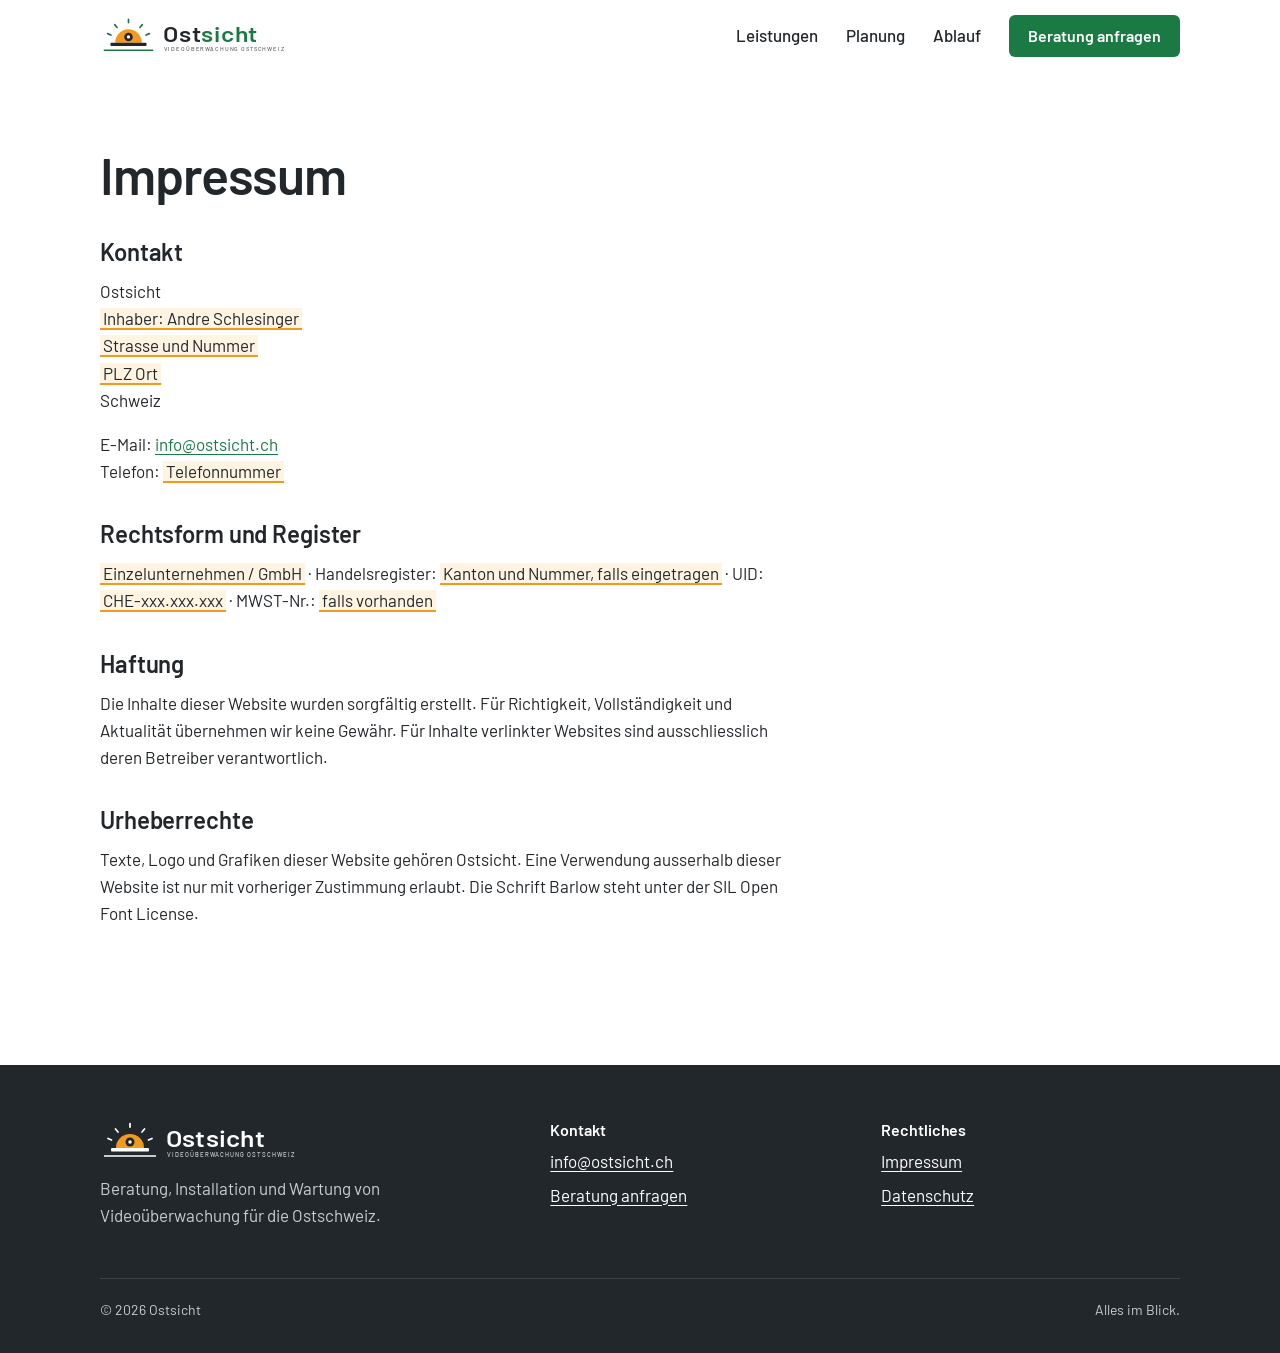
<file: website/impressum.html>
<!doctype html>
<html lang="de-CH">
<head>
  <meta charset="utf-8">
  <meta name="viewport" content="width=device-width, initial-scale=1">
  <title>Impressum – Ostsicht</title>
  <meta name="robots" content="noindex">
  <meta name="theme-color" content="#1B7A44">
  <link rel="icon" href="assets/img/favicon.svg" type="image/svg+xml">
  <link rel="apple-touch-icon" href="assets/img/apple-touch-icon.png">
  <link rel="preload" href="assets/fonts/barlow-600.woff" as="font" type="font/woff" crossorigin>
  <link rel="preload" href="assets/fonts/barlow-400.woff" as="font" type="font/woff" crossorigin>
  <link rel="stylesheet" href="assets/css/style.css">
</head>
<body>
    <a class="skip" href="#inhalt">Zum Inhalt springen</a>

  <header class="kopf" id="kopf">
    <div class="wrap kopf__inner">
      <a class="kopf__logo" href="./" aria-label="Ostsicht – zur Startseite">
        <svg viewBox="0 0 400 80" role="img" aria-hidden="true">
          <g transform="translate(0,4)">
            <path d="M60 8 L60 1 M36 18 L31 12 M84 18 L89 12 M23 34 L16 31 M97 34 L104 31" stroke="#1B7A44" stroke-width="3.5" stroke-linecap="round" fill="none"/>
            <path d="M32 50 A28 28 0 0 1 88 50 Z" fill="#F29A1F"/>
            <circle cx="60" cy="38" r="9" fill="#22272B"/><circle cx="60" cy="38" r="3.5" fill="#FFFFFF"/>
            <rect x="22" y="50" width="76" height="7" rx="2" fill="#22272B"/>
            <line x1="8" y1="66" x2="112" y2="66" stroke="#1B7A44" stroke-width="3"/>
          </g>
          <text x="132" y="52" font-family="Barlow, 'Helvetica Neue', Arial, sans-serif" font-size="46" font-weight="600" fill="#22272B" letter-spacing="0.5" textLength="200" lengthAdjust="spacingAndGlyphs">Ost<tspan fill="#1B7A44">sicht</tspan></text>
          <text x="134" y="72" font-family="Barlow, 'Helvetica Neue', Arial, sans-serif" font-size="12.5" font-weight="500" fill="#5F6368" letter-spacing="2" textLength="255" lengthAdjust="spacingAndGlyphs">VIDEOÜBERWACHUNG OSTSCHWEIZ</text>
        </svg>
      </a>
      <nav class="kopf__nav" aria-label="Hauptnavigation">
        <a href="./#leistungen">Leistungen</a>
        <a href="./#planung">Planung</a>
        <a href="./#ablauf">Ablauf</a>
        <a class="btn btn--gruen" href="./#kontakt">Beratung anfragen</a>
      </nav>
    </div>
  </header>

  <main id="inhalt">
    <section class="recht">
      <div class="wrap">
        <h1>Impressum</h1>

        <h2>Kontakt</h2>
        <p>
          Ostsicht<br>
          <span class="platzhalter">Inhaber: Andre Schlesinger</span><br>
          <span class="platzhalter">Strasse und Nummer</span><br>
          <span class="platzhalter">PLZ Ort</span><br>
          Schweiz
        </p>
        <p>E-Mail: <a href="mailto:info@ostsicht.ch">info@ostsicht.ch</a><br>
           Telefon: <span class="platzhalter">Telefonnummer</span></p>

        <h2>Rechtsform und Register</h2>
        <p><span class="platzhalter">Einzelunternehmen / GmbH</span> · Handelsregister: <span class="platzhalter">Kanton und Nummer, falls eingetragen</span> · UID: <span class="platzhalter">CHE-xxx.xxx.xxx</span> · MWST-Nr.: <span class="platzhalter">falls vorhanden</span></p>

        <h2>Haftung</h2>
        <p>Die Inhalte dieser Website wurden sorgfältig erstellt. Für Richtigkeit, Vollständigkeit und Aktualität übernehmen wir keine Gewähr. Für Inhalte verlinkter Websites sind ausschliesslich deren Betreiber verantwortlich.</p>

        <h2>Urheberrechte</h2>
        <p>Texte, Logo und Grafiken dieser Website gehören Ostsicht. Eine Verwendung ausserhalb dieser Website ist nur mit vorheriger Zustimmung erlaubt. Die Schrift Barlow steht unter der SIL Open Font License.</p>
      </div>
    </section>
  </main>

  <footer class="fuss">
    <div class="wrap">
      <div class="fuss__grid">
        <div>
          <svg class="fuss__logo" viewBox="0 0 400 80" role="img" aria-label="Ostsicht – Videoüberwachung Ostschweiz">
            <g transform="translate(0,4)">
              <path d="M60 8 L60 1 M36 18 L31 12 M84 18 L89 12 M23 34 L16 31 M97 34 L104 31" stroke="#FFFFFF" stroke-width="3.5" stroke-linecap="round" fill="none"/>
              <path d="M32 50 A28 28 0 0 1 88 50 Z" fill="#F29A1F"/>
              <circle cx="60" cy="38" r="9" fill="#22272B"/><circle cx="60" cy="38" r="3.5" fill="#FFFFFF"/>
              <rect x="22" y="50" width="76" height="7" rx="2" fill="#FFFFFF"/>
              <line x1="8" y1="66" x2="112" y2="66" stroke="#FFFFFF" stroke-width="3"/>
            </g>
            <text x="132" y="52" font-family="Barlow, 'Helvetica Neue', Arial, sans-serif" font-size="46" font-weight="600" fill="#FFFFFF" letter-spacing="0.5" textLength="200" lengthAdjust="spacingAndGlyphs">Ostsicht</text>
            <text x="134" y="72" font-family="Barlow, 'Helvetica Neue', Arial, sans-serif" font-size="12.5" font-weight="500" fill="#C9CDD1" letter-spacing="2" textLength="255" lengthAdjust="spacingAndGlyphs">VIDEOÜBERWACHUNG OSTSCHWEIZ</text>
          </svg>
          <p>Beratung, Installation und Wartung von Videoüberwachung für die Ostschweiz.</p>
        </div>
        <div>
          <h2>Kontakt</h2>
          <ul>
            <li><a href="mailto:info@ostsicht.ch">info@ostsicht.ch</a></li>
            <li><a href="./#kontakt">Beratung anfragen</a></li>
          </ul>
        </div>
        <div>
          <h2>Rechtliches</h2>
          <ul>
            <li><a href="impressum.html">Impressum</a></li>
            <li><a href="datenschutz.html">Datenschutz</a></li>
          </ul>
        </div>
      </div>
      <div class="fuss__unten">
        <span>© <span id="jahr">2026</span> Ostsicht</span>
        <span>Alles im Blick.</span>
      </div>
    </div>
  </footer>

  <script src="assets/js/main.js" defer></script>
</body>
</html>
</file>
<file: website/assets/css/style.css>
/* Ostsicht – Website
   Gestaltung nach CI/CD-Manual: Grün trägt, Orange ist Licht (sparsam), Kalk/Weiss als Grund,
   Barlow (Titel 600, Text 400), Ecken 2–8 px, grüne Horizontlinie als Gestaltungselement. */

@font-face { font-family: "Barlow"; font-weight: 400; font-style: normal; font-display: swap; src: url("../fonts/barlow-400.woff") format("woff"); }
@font-face { font-family: "Barlow"; font-weight: 500; font-style: normal; font-display: swap; src: url("../fonts/barlow-500.woff") format("woff"); }
@font-face { font-family: "Barlow"; font-weight: 600; font-style: normal; font-display: swap; src: url("../fonts/barlow-600.woff") format("woff"); }

:root {
  --gruen: #1B7A44;
  --gruen-dunkel: #145C33;
  --gruen-hell: #E3F1E8;
  --sonne: #F29A1F;
  --sonne-text: #9C5600;
  --anthrazit: #22272B;
  --grau: #5F6368;
  --kalk: #F4F2EC;
  --weiss: #FFFFFF;
  --linie: #D9D6CC;
  --fehler: #B3261E;

  --radius: 6px;
  --radius-klein: 3px;
  --breite: 1160px;
  --rand: clamp(16px, 4vw, 40px);
  --abstand: clamp(64px, 10vw, 120px);

  --schrift: "Barlow", "Helvetica Neue", Arial, sans-serif;
}

*, *::before, *::after { box-sizing: border-box; }

html { scroll-behavior: smooth; scroll-padding-top: 84px; -webkit-text-size-adjust: 100%; }
@media (prefers-reduced-motion: reduce) { html { scroll-behavior: auto; } }

body {
  margin: 0;
  font-family: var(--schrift);
  font-size: 1.0625rem;
  line-height: 1.6;
  color: var(--anthrazit);
  background: var(--weiss);
  font-feature-settings: "tnum" 0;
}

img, svg { display: block; max-width: 100%; }
a { color: var(--gruen); text-underline-offset: 3px; }
a:hover { color: var(--gruen-dunkel); }

:focus-visible { outline: 3px solid var(--sonne); outline-offset: 3px; border-radius: var(--radius-klein); }

h1, h2, h3 { font-weight: 600; line-height: 1.12; margin: 0; letter-spacing: -0.005em; }
h1 { font-size: clamp(3rem, 8vw, 5.75rem); letter-spacing: -0.02em; }
h2 { font-size: clamp(2rem, 4.2vw, 3rem); }
h3 { font-size: 1.375rem; line-height: 1.25; }
p { margin: 0 0 1em; max-width: 64ch; }

.wrap { width: 100%; max-width: var(--breite); margin: 0 auto; padding: 0 var(--rand); }
.visually-hidden { position: absolute !important; width: 1px; height: 1px; overflow: hidden; clip: rect(0 0 0 0); white-space: nowrap; }

.skip { position: absolute; left: var(--rand); top: -60px; background: var(--anthrazit); color: var(--weiss); padding: 10px 14px; border-radius: var(--radius); z-index: 100; }
.skip:focus { top: 12px; }

/* ---------- Buttons ---------- */

.btn {
  display: inline-flex; align-items: center; justify-content: center; gap: 8px;
  min-height: 48px; padding: 0 22px;
  font: 600 1rem/1 var(--schrift);
  border-radius: var(--radius);
  border: 1.5px solid transparent;
  text-decoration: none; cursor: pointer;
  transition: background-color .15s ease, color .15s ease, border-color .15s ease;
}
.btn--gruen { background: var(--gruen); color: var(--weiss); }
.btn--gruen:hover { background: var(--gruen-dunkel); color: var(--weiss); }
.btn--rahmen { border-color: var(--gruen); color: var(--gruen); background: transparent; }
.btn--rahmen:hover { background: var(--gruen-hell); color: var(--gruen-dunkel); }
.btn--weiss { background: var(--weiss); color: var(--gruen-dunkel); }
.btn--weiss:hover { background: var(--gruen-hell); color: var(--gruen-dunkel); }

/* ---------- Kopf ---------- */

.kopf {
  position: sticky; top: 0; z-index: 50;
  background: rgba(255, 255, 255, .94);
  backdrop-filter: saturate(1.4) blur(8px);
  -webkit-backdrop-filter: saturate(1.4) blur(8px);
  border-bottom: 1px solid transparent;
  transition: border-color .2s ease;
}
.kopf.ist-gescrollt { border-bottom-color: var(--linie); }
.kopf__inner { display: flex; align-items: center; gap: 24px; min-height: 72px; }
.kopf__logo { display: block; width: 190px; flex-shrink: 0; }
.kopf__logo svg { width: 100%; height: auto; }
.kopf__nav { margin-left: auto; display: flex; align-items: center; gap: 28px; }
.kopf__nav a:not(.btn) { color: var(--anthrazit); text-decoration: none; font-weight: 500; }
.kopf__nav a:not(.btn):hover { color: var(--gruen); }
.kopf__nav .btn { min-height: 42px; padding: 0 18px; }

@media (max-width: 820px) {
  .kopf__nav a:not(.btn) { display: none; }
  .kopf__logo { width: 156px; }
}

/* ---------- Einstieg ---------- */

.einstieg { padding: clamp(40px, 7vw, 88px) 0 0; background: var(--kalk); overflow: hidden; }
.einstieg__grid { display: grid; grid-template-columns: minmax(0, 0.9fr) minmax(0, 1.25fr); gap: clamp(32px, 5vw, 72px); align-items: end; }
.einstieg__text { padding-bottom: clamp(40px, 6vw, 88px); }
.einstieg__text h1 { margin-bottom: 24px; }
.einstieg__lead { font-size: clamp(1.15rem, 1.8vw, 1.375rem); line-height: 1.5; color: var(--anthrazit); max-width: 34ch; margin-bottom: 32px; }
.einstieg__aktionen { display: flex; flex-wrap: wrap; gap: 12px; }
.einstieg__plan { position: relative; align-self: stretch; display: flex; align-items: flex-end; margin: 0 0 clamp(32px, 4vw, 56px); }
.einstieg__plan svg { width: 100%; height: auto; filter: drop-shadow(0 18px 40px rgba(34, 39, 43, .12)); }
.einstieg__legende { position: absolute; left: 12px; top: 12px; display: flex; gap: 16px; font-size: .875rem; color: var(--grau); background: rgba(255,255,255,.9); padding: 6px 10px; border-radius: var(--radius-klein); }
.einstieg__legende span { display: inline-flex; align-items: center; gap: 6px; }
.punkt { width: 10px; height: 10px; border-radius: 50%; display: inline-block; }
.punkt--kamera { background: var(--gruen); }
.punkt--blick { background: var(--sonne); opacity: .6; border-radius: 2px; }

/* Horizontlinie aus dem Signet */
.horizont { height: 6px; background: var(--gruen); }

/* Blickfelder fächern einmal auf */
.blickfeld { transform-box: view-box; transform-origin: var(--o, 0 0); }
@media (prefers-reduced-motion: no-preference) {
  .blickfeld { animation: auffaechern .9s cubic-bezier(.2,.8,.2,1) both; animation-delay: calc(.35s + var(--i, 0) * .16s); }
  @keyframes auffaechern { from { transform: scale(.05); opacity: 0; } to { transform: scale(1); opacity: 1; } }
}

@media (max-width: 900px) {
  .einstieg__grid { grid-template-columns: 1fr; }
  .einstieg__text { padding-bottom: 8px; }
  .einstieg__plan { margin: 0 calc(var(--rand) * -0.5); }
}

/* ---------- Abschnitte ---------- */

.abschnitt { padding: var(--abstand) 0; }
.abschnitt--kalk { background: var(--kalk); }
.abschnitt__kopf { display: grid; grid-template-columns: minmax(0, 5fr) minmax(0, 6fr); gap: clamp(24px, 5vw, 72px); align-items: end; margin-bottom: clamp(40px, 6vw, 64px); }
.abschnitt__kopf p { font-size: 1.1875rem; color: var(--grau); margin: 0; }
@media (max-width: 820px) { .abschnitt__kopf { grid-template-columns: 1fr; } }

/* Für wen */
.zielgruppen { display: grid; grid-template-columns: repeat(3, minmax(0, 1fr)); gap: 0; border-top: 2px solid var(--gruen); }
.zielgruppe { padding: 28px 28px 8px 0; }
.zielgruppe + .zielgruppe { padding-left: 28px; border-left: 1px solid var(--linie); }
.zielgruppe svg { width: 44px; height: 44px; margin-bottom: 18px; color: var(--gruen); }
.zielgruppe h3 { margin-bottom: 10px; }
.zielgruppe p { color: var(--grau); margin: 0; }
@media (max-width: 820px) {
  .zielgruppen { grid-template-columns: 1fr; }
  .zielgruppe, .zielgruppe + .zielgruppe { padding: 24px 0; border-left: 0; }
  .zielgruppe + .zielgruppe { border-top: 1px solid var(--linie); }
}

/* Leistungen */
.leistungen { display: grid; grid-template-columns: repeat(3, minmax(0, 1fr)); gap: clamp(20px, 3vw, 32px); }
.leistung { background: var(--weiss); border-radius: var(--radius); padding: 28px; border: 1px solid var(--linie); }
.leistung h3 { margin-bottom: 12px; }
.leistung p { color: var(--grau); }
.leistung ul { margin: 0; padding: 0; list-style: none; }
.leistung li { padding: 8px 0 8px 26px; border-top: 1px solid var(--kalk); position: relative; }
.leistung li::before { content: ""; position: absolute; left: 2px; top: 16px; width: 12px; height: 7px; border-left: 2px solid var(--gruen); border-bottom: 2px solid var(--gruen); transform: rotate(-45deg); }
@media (max-width: 900px) { .leistungen { grid-template-columns: 1fr; } }

/* ---------- Planung (grüne Fläche) ---------- */

.planung { background: var(--gruen); color: var(--weiss); padding: var(--abstand) 0; }
.planung a { color: var(--weiss); }
.planung .abschnitt__kopf p { color: var(--gruen-hell); }
.schritte { list-style: none; margin: 0; padding: 0; display: grid; gap: clamp(48px, 7vw, 88px); counter-reset: schritt; }
.schritt { display: grid; grid-template-columns: minmax(0, 5fr) minmax(0, 6fr); gap: clamp(28px, 5vw, 72px); align-items: center; }
.schritt:nth-child(even) .schritt__text { order: 2; }
.schritt__nr { display: inline-flex; align-items: center; justify-content: center; width: 40px; height: 40px; border-radius: 50%; border: 2px solid var(--sonne); color: var(--weiss); font-weight: 600; margin-bottom: 18px; }
.schritt__text h3 { font-size: clamp(1.5rem, 2.6vw, 2rem); margin-bottom: 14px; }
.schritt__text p { color: var(--gruen-hell); }
.schritt__text ul { margin: 0; padding: 0 0 0 20px; color: var(--gruen-hell); }
.schritt__text li { margin: 4px 0; }
@media (max-width: 900px) {
  .schritt { grid-template-columns: 1fr; }
  .schritt:nth-child(even) .schritt__text { order: 0; }
}

/* App-Ansichten in den Schritten */
.app {
  background: var(--weiss); color: var(--anthrazit);
  border-radius: 8px; padding: 18px;
  box-shadow: 0 24px 48px rgba(10, 40, 22, .28);
  font-size: .9375rem;
}
.app__titel { display: flex; justify-content: space-between; align-items: baseline; gap: 12px; padding-bottom: 12px; margin-bottom: 14px; border-bottom: 1px solid var(--kalk); }
.app__titel strong { font-size: 1.0625rem; }
.app__titel span { color: var(--grau); font-size: .875rem; }

.chips { display: flex; flex-wrap: wrap; gap: 8px; margin-bottom: 14px; }
.chip { padding: 6px 12px; border-radius: var(--radius-klein); border: 1px solid var(--linie); font-weight: 500; font-size: .875rem; }
.chip--an { background: var(--gruen); border-color: var(--gruen); color: var(--weiss); }
.feld { display: grid; grid-template-columns: 1fr auto; gap: 12px; padding: 9px 0; border-top: 1px solid var(--kalk); }
.feld span:last-child { font-weight: 600; }
.fotos { display: grid; grid-template-columns: repeat(3, 1fr); gap: 8px; margin-top: 12px; }
.foto { margin: 0; }
.foto svg { display: block; width: 100%; height: auto; border-radius: var(--radius-klein); }
.foto figcaption { margin-top: 5px; font-size: .8125rem; color: var(--grau); }

.app--modell svg { width: 100%; height: auto; }

.pruefung { list-style: none; margin: 0; padding: 0; }
.pruefung li { display: grid; grid-template-columns: 22px 1fr; gap: 10px; padding: 10px 0; border-top: 1px solid var(--kalk); }
.pruefung li:first-child { border-top: 0; padding-top: 0; }
.pruefung b { display: block; }
.pruefung small { color: var(--grau); font-size: .875rem; line-height: 1.45; display: block; }
.status { width: 20px; height: 20px; border-radius: 50%; display: inline-flex; align-items: center; justify-content: center; color: var(--weiss); font-size: .75rem; font-weight: 600; margin-top: 2px; }
.status--ok { background: var(--gruen); }
.status--teil { background: var(--sonne); color: var(--anthrazit); }
.status--nein { background: var(--fehler); }

.varianten { display: grid; grid-template-columns: repeat(3, minmax(0, 1fr)); gap: 8px; margin-bottom: 14px; }
.variante { border: 1px solid var(--linie); border-radius: var(--radius); padding: 10px; }
.variante--empfohlen { border: 2px solid var(--gruen); }
.variante small { display: block; color: var(--grau); font-size: .8125rem; }
.variante strong { display: block; font-size: 1.0625rem; font-variant-numeric: tabular-nums; margin-top: 4px; }
.variante em { font-style: normal; color: var(--gruen); font-size: .8125rem; font-weight: 600; }
.zahlen { font-variant-numeric: tabular-nums; }
.app__fuss { display: flex; gap: 8px; margin-top: 14px; }
.app__fuss span { flex: 1; text-align: center; padding: 9px 0; border-radius: var(--radius); font-weight: 600; font-size: .875rem; }
.app__fuss span:first-child { background: var(--gruen); color: var(--weiss); }
.app__fuss span:last-child { border: 1.5px solid var(--gruen); color: var(--gruen); }
@media (max-width: 480px) { .varianten { grid-template-columns: 1fr; } }

/* ---------- Ablauf ---------- */

.ablauf { list-style: none; margin: 0; padding: 0; display: grid; grid-template-columns: repeat(5, minmax(0, 1fr)); gap: 0; position: relative; }
.ablauf::before { content: ""; position: absolute; left: 0; right: 0; top: 19px; height: 2px; background: var(--gruen); }
.ablauf li { position: relative; padding: 52px 20px 0 0; }
.ablauf li::before { content: ""; position: absolute; left: 0; top: 11px; width: 18px; height: 18px; border-radius: 50%; background: var(--weiss); border: 3px solid var(--gruen); }
.ablauf li:first-child::before { background: var(--sonne); border-color: var(--sonne); }
.ablauf h3 { font-size: 1.1875rem; margin-bottom: 8px; }
.ablauf p { color: var(--grau); font-size: 1rem; margin: 0; }
@media (max-width: 900px) {
  .ablauf { grid-template-columns: 1fr; }
  .ablauf::before { left: 8px; right: auto; top: 0; bottom: 0; width: 2px; height: auto; }
  .ablauf li { padding: 0 0 28px 40px; }
  .ablauf li::before { left: 0; top: 4px; }
}

/* ---------- Datenschutz-Hinweis ---------- */

.hinweis { display: grid; grid-template-columns: auto 1fr; gap: 24px; align-items: start; padding: 32px; border-left: 4px solid var(--gruen); background: var(--weiss); border-radius: 0 var(--radius) var(--radius) 0; }
.hinweis svg { width: 40px; height: 40px; color: var(--gruen); }
.hinweis h3 { margin-bottom: 8px; }
.hinweis p { margin: 0; color: var(--grau); }
@media (max-width: 600px) { .hinweis { grid-template-columns: 1fr; padding: 24px; } }

/* ---------- Kontakt ---------- */

.kontakt { display: grid; grid-template-columns: minmax(0, 4fr) minmax(0, 6fr); gap: clamp(32px, 6vw, 88px); }
.kontakt__text h2 { margin-bottom: 20px; }
.kontakt__text p { color: var(--grau); }
.kontakt__daten { margin-top: 28px; padding-top: 20px; border-top: 2px solid var(--gruen); display: grid; gap: 6px; }
.kontakt__daten a { font-weight: 600; font-size: 1.125rem; }
@media (max-width: 900px) { .kontakt { grid-template-columns: 1fr; } }

.formular { display: grid; grid-template-columns: 1fr 1fr; gap: 18px 16px; }
.formular .ganz { grid-column: 1 / -1; }
.formular label { display: block; font-weight: 500; margin-bottom: 6px; }
.formular .pflicht { color: var(--grau); font-weight: 400; }
.formular input, .formular select, .formular textarea {
  width: 100%; font: 400 1rem/1.4 var(--schrift); color: var(--anthrazit);
  padding: 12px 14px; min-height: 48px;
  border: 1.5px solid var(--linie); border-radius: var(--radius);
  background: var(--weiss);
  transition: border-color .15s ease, box-shadow .15s ease;
}
.formular textarea { min-height: 150px; resize: vertical; }
.formular input:focus, .formular select:focus, .formular textarea:focus { outline: none; border-color: var(--gruen); box-shadow: 0 0 0 3px var(--gruen-hell); }
.formular [aria-invalid="true"] { border-color: var(--fehler); }
.feldfehler { color: var(--fehler); font-size: .875rem; margin-top: 6px; min-height: 0; }
.formular .einwilligung { display: grid; font-weight: 400; margin: 0; grid-template-columns: 22px 1fr; gap: 10px; align-items: start; font-size: .9375rem; color: var(--grau); }
.formular .einwilligung input { width: 20px; height: 20px; min-height: 0; margin: 3px 0 0; accent-color: var(--gruen); }
.honig { position: absolute; left: -10000px; width: 1px; height: 1px; overflow: hidden; }
.formular__aktion { display: flex; flex-wrap: wrap; align-items: center; gap: 16px; }
.formular__status { margin: 0; font-weight: 500; }
.formular__hinweis { margin: 0; color: var(--grau); font-size: .9375rem; }
.formular__kopieren { justify-self: start; }
.formular__status--ok { color: var(--gruen); }
.formular__status--fehler { color: var(--fehler); }
.formular button[disabled] { opacity: .6; cursor: progress; }
@media (max-width: 600px) { .formular { grid-template-columns: 1fr; } }

/* ---------- Fuss ---------- */

.fuss { background: var(--anthrazit); color: #C9CDD1; padding: 56px 0 32px; }
.fuss a { color: var(--weiss); }
.fuss__grid { display: grid; grid-template-columns: minmax(0, 1.4fr) repeat(2, minmax(0, 1fr)); gap: 32px; padding-bottom: 32px; border-bottom: 1px solid rgba(255,255,255,.12); }
.fuss__logo { width: 200px; margin-bottom: 14px; }
.fuss h2 { font-size: 1rem; color: var(--weiss); margin-bottom: 10px; }
.fuss ul { list-style: none; margin: 0; padding: 0; display: grid; gap: 6px; }
.fuss__unten { display: flex; flex-wrap: wrap; justify-content: space-between; gap: 12px; padding-top: 20px; font-size: .875rem; }
@media (max-width: 720px) { .fuss__grid { grid-template-columns: 1fr; } }

/* ---------- Rechtsseiten ---------- */

.recht { padding: clamp(40px, 6vw, 72px) 0 var(--abstand); }
.recht h1 { font-size: clamp(2.25rem, 5vw, 3.25rem); margin-bottom: 28px; }
.recht h2 { font-size: 1.5rem; margin: 36px 0 12px; }
.recht p, .recht li { max-width: 70ch; }
.platzhalter { background: #FFF4E2; border-bottom: 2px solid var(--sonne); padding: 0 3px; }
</file>
